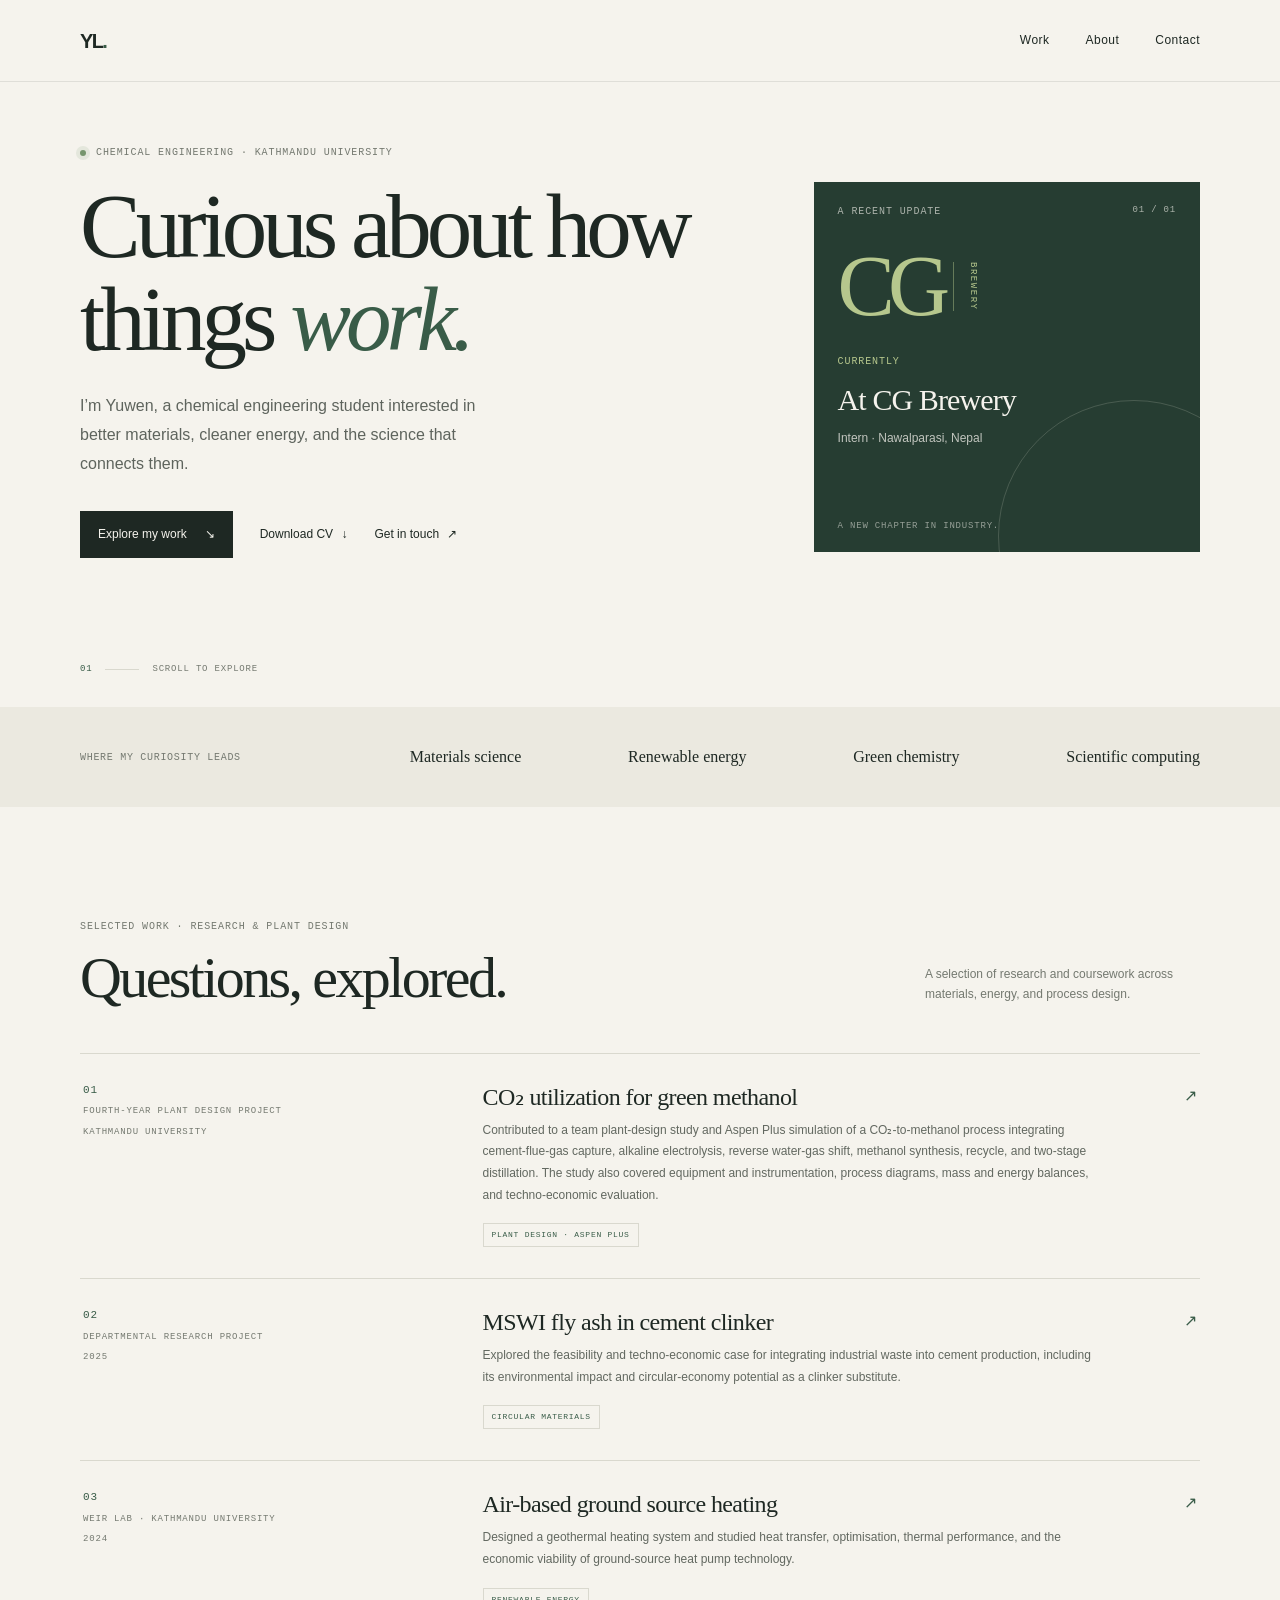
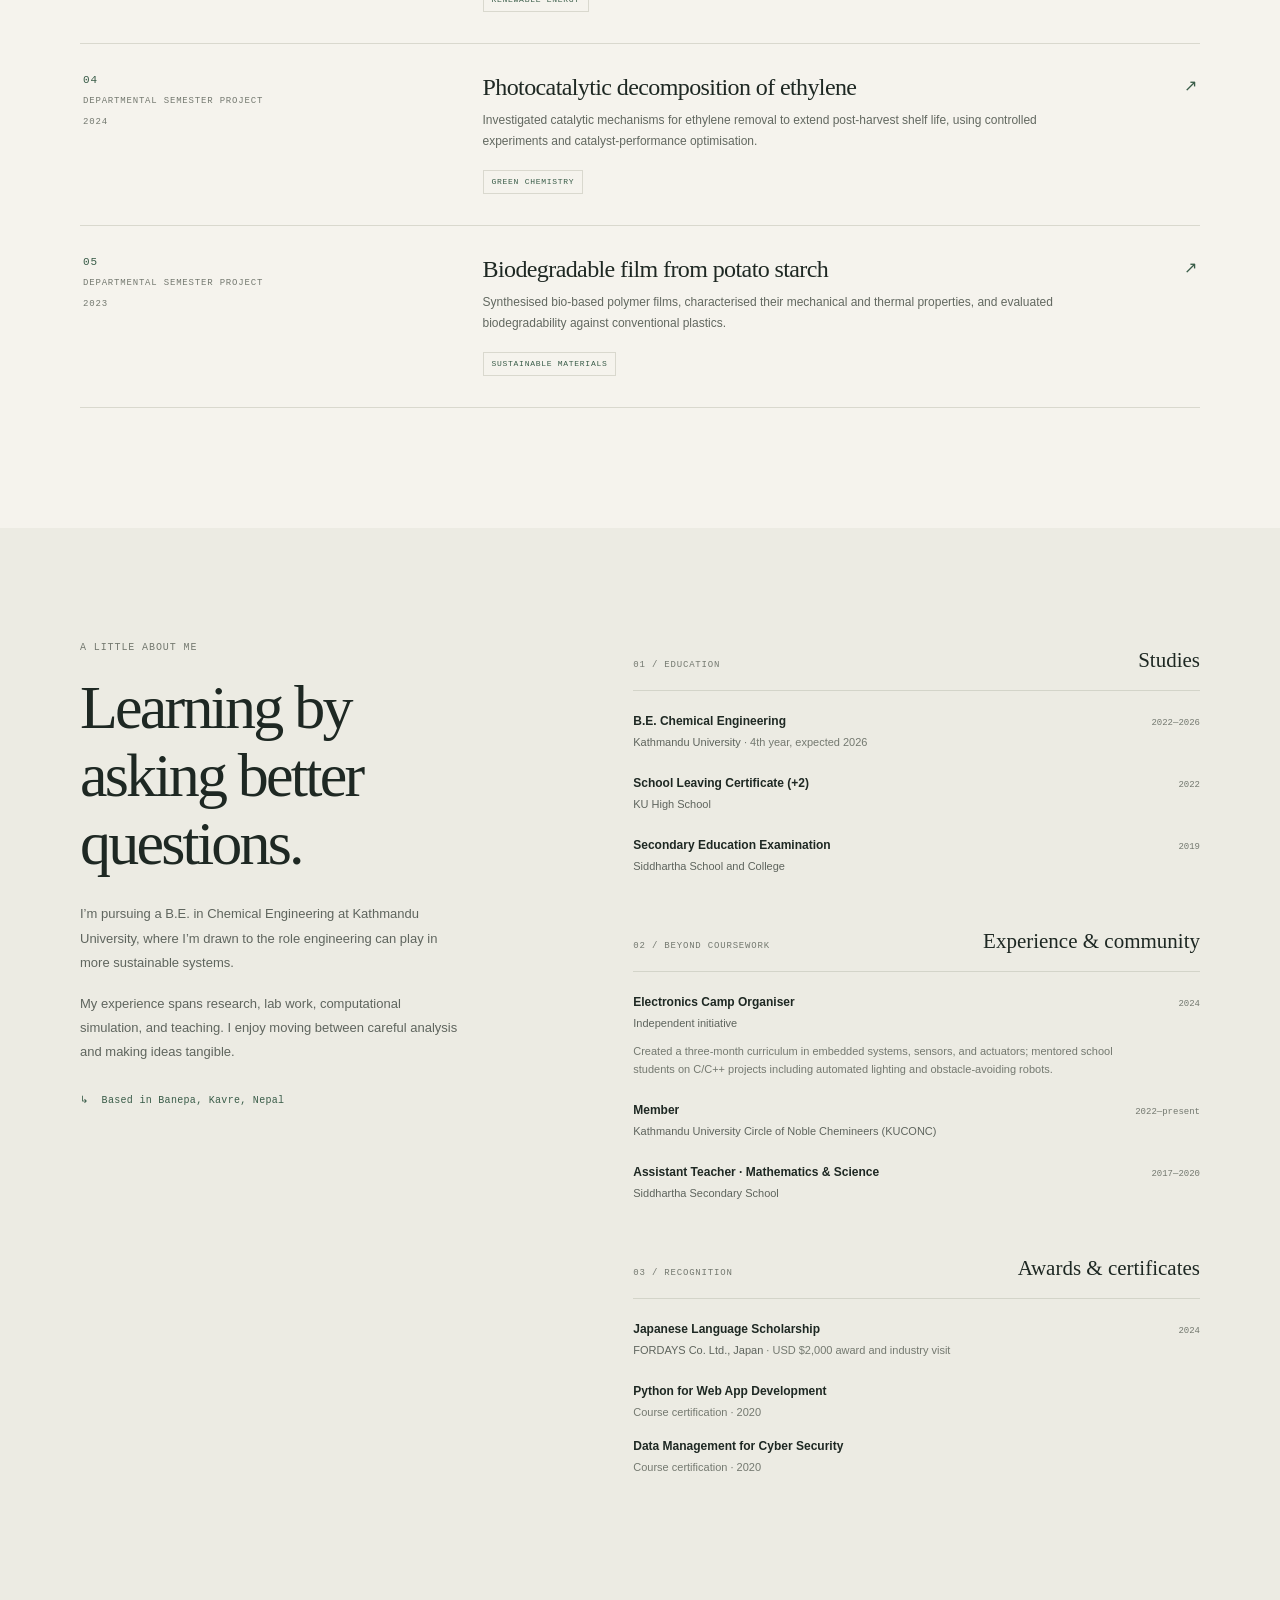
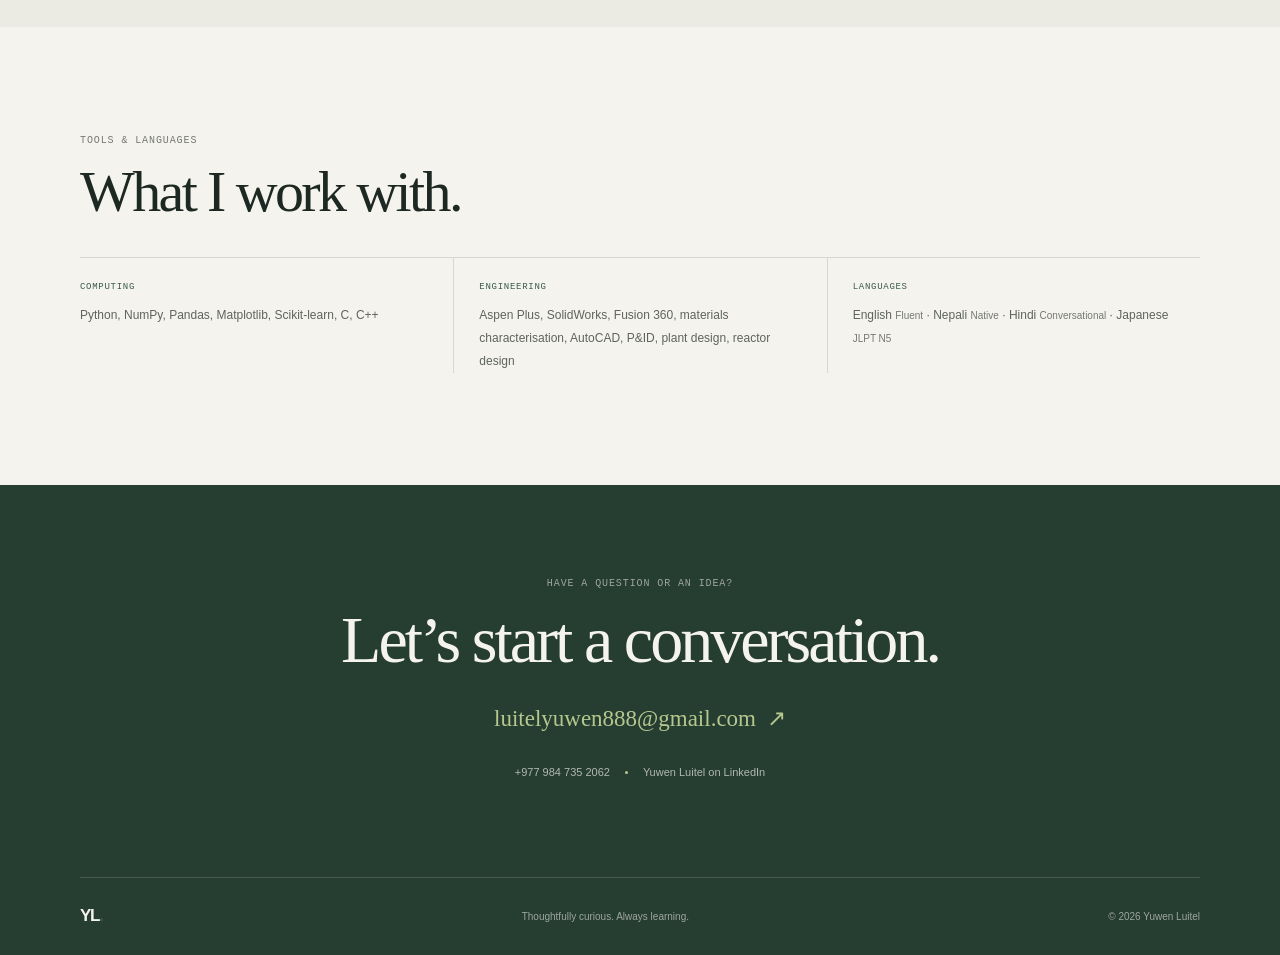
<file: index.html>
<!doctype html>
<html lang="en">
  <head>
    <meta charset="utf-8">
    <meta name="viewport" content="width=device-width, initial-scale=1">
    <meta name="theme-color" content="#f5f3ed">
    <meta
      name="description"
      content="Yuwen Luitel is a chemical engineering student at Kathmandu University, exploring materials science, renewable energy, and sustainable engineering."
    >
    <title>Yuwen Luitel — Chemical Engineering</title>
    <link rel="icon" href="favicon.svg" type="image/svg+xml">
    <link rel="stylesheet" href="styles.css">
    <script src="script.js" defer></script>
  </head>
  <body>
    <a class="skip-link" href="#main">Skip to content</a>

    <header class="site-header">
      <div class="container header-inner">
        <a class="wordmark" href="#home" aria-label="Yuwen Luitel, home">YL<span>.</span></a>
        <button class="menu-toggle" type="button" aria-expanded="false" aria-controls="site-nav">
          <span class="menu-toggle-label">Menu</span>
          <span class="menu-icon" aria-hidden="true"><span></span><span></span></span>
        </button>
        <nav class="site-nav" id="site-nav" aria-label="Main navigation">
          <a href="#work">Work</a>
          <a href="#about">About</a>
          <a href="#contact">Contact</a>
        </nav>
      </div>
    </header>

    <main id="main">
      <section class="hero container" id="home" aria-labelledby="hero-title">
        <div class="hero-copy reveal">
          <p class="eyebrow"><span class="status-dot"></span> Chemical engineering · Kathmandu University</p>
          <h1 id="hero-title">Curious about how things <em>work.</em></h1>
          <p class="hero-intro">
            I’m Yuwen, a chemical engineering student interested in better materials,
            cleaner energy, and the science that connects them.
          </p>
          <div class="hero-actions">
            <a class="button button-dark" href="#work">Explore my work <span aria-hidden="true">↘</span></a>
            <a class="text-link" href="yuwen-luitel-cv.pdf" download>Download CV <span aria-hidden="true">↓</span></a>
            <a class="text-link" href="mailto:luitelyuwen888@gmail.com">Get in touch <span aria-hidden="true">↗</span></a>
          </div>
        </div>
        <aside class="hero-note reveal" aria-label="Current update">
          <div class="note-topline">
            <span class="note-label">A recent update</span>
            <span class="note-index">01 / 01</span>
          </div>
          <div class="note-mark" aria-hidden="true">
            <span>CG</span>
            <span class="note-mark-line"></span>
            <span class="note-mark-small">BREWERY</span>
          </div>
          <p class="note-kicker">Currently</p>
          <h2>At CG Brewery</h2>
          <p class="note-description">Intern · Nawalparasi, Nepal</p>
          <p class="note-foot">A new chapter in industry.</p>
        </aside>
        <div class="hero-index" aria-hidden="true"><span>01</span><span class="index-rule"></span><span>Scroll to explore</span></div>
      </section>

      <section class="intro-band" aria-label="Areas of interest">
        <div class="container intro-band-inner">
          <p>Where my curiosity leads</p>
          <ul class="interest-list">
            <li>Materials science</li>
            <li>Renewable energy</li>
            <li>Green chemistry</li>
            <li>Scientific computing</li>
          </ul>
        </div>
      </section>

      <section class="section container" id="work" aria-labelledby="work-title">
        <div class="section-heading reveal">
          <div>
            <p class="eyebrow">Selected work · research &amp; plant design</p>
            <h2 id="work-title">Questions, explored.</h2>
          </div>
          <p class="section-aside">A selection of research and coursework across materials, energy, and process design.</p>
        </div>
        <div class="project-list">
          <article class="project-card reveal">
            <div class="project-meta"><span>01</span><span>Fourth-Year Plant Design Project</span><span>Kathmandu University</span></div>
            <div class="project-content">
              <h3>CO₂ utilization for green methanol</h3>
              <p>Contributed to a team plant-design study and Aspen Plus simulation of a CO₂-to-methanol process integrating cement-flue-gas capture, alkaline electrolysis, reverse water-gas shift, methanol synthesis, recycle, and two-stage distillation. The study also covered equipment and instrumentation, process diagrams, mass and energy balances, and techno-economic evaluation.</p>
              <span class="project-tag">Plant design · Aspen Plus</span>
            </div>
            <span class="project-arrow" aria-hidden="true">↗</span>
          </article>
          <article class="project-card reveal">
            <div class="project-meta"><span>02</span><span>Departmental Research Project</span><span>2025</span></div>
            <div class="project-content">
              <h3>MSWI fly ash in cement clinker</h3>
              <p>Explored the feasibility and techno-economic case for integrating industrial waste into cement production, including its environmental impact and circular-economy potential as a clinker substitute.</p>
              <span class="project-tag">Circular materials</span>
            </div>
            <span class="project-arrow" aria-hidden="true">↗</span>
          </article>
          <article class="project-card reveal">
            <div class="project-meta"><span>03</span><span>WEIR Lab · Kathmandu University</span><span>2024</span></div>
            <div class="project-content">
              <h3>Air-based ground source heating</h3>
              <p>Designed a geothermal heating system and studied heat transfer, optimisation, thermal performance, and the economic viability of ground-source heat pump technology.</p>
              <span class="project-tag">Renewable energy</span>
            </div>
            <span class="project-arrow" aria-hidden="true">↗</span>
          </article>
          <article class="project-card reveal">
            <div class="project-meta"><span>04</span><span>Departmental Semester Project</span><span>2024</span></div>
            <div class="project-content">
              <h3>Photocatalytic decomposition of ethylene</h3>
              <p>Investigated catalytic mechanisms for ethylene removal to extend post-harvest shelf life, using controlled experiments and catalyst-performance optimisation.</p>
              <span class="project-tag">Green chemistry</span>
            </div>
            <span class="project-arrow" aria-hidden="true">↗</span>
          </article>
          <article class="project-card reveal">
            <div class="project-meta"><span>05</span><span>Departmental Semester Project</span><span>2023</span></div>
            <div class="project-content">
              <h3>Biodegradable film from potato starch</h3>
              <p>Synthesised bio-based polymer films, characterised their mechanical and thermal properties, and evaluated biodegradability against conventional plastics.</p>
              <span class="project-tag">Sustainable materials</span>
            </div>
            <span class="project-arrow" aria-hidden="true">↗</span>
          </article>
        </div>
      </section>

      <section class="about-section" id="about" aria-labelledby="about-title">
        <div class="container about-grid">
          <div class="about-lead reveal">
            <p class="eyebrow">A little about me</p>
            <h2 id="about-title">Learning by asking better questions.</h2>
            <p>I’m pursuing a B.E. in Chemical Engineering at Kathmandu University, where I’m drawn to the role engineering can play in more sustainable systems.</p>
            <p>My experience spans research, lab work, computational simulation, and teaching. I enjoy moving between careful analysis and making ideas tangible.</p>
            <p class="location-line"><span aria-hidden="true">↳</span> Based in Banepa, Kavre, Nepal</p>
          </div>
          <div class="about-details">
            <section class="detail-block reveal" aria-labelledby="education-title">
              <div class="detail-heading"><p class="eyebrow">01 / Education</p><h3 id="education-title">Studies</h3></div>
              <div class="timeline-item">
                <div class="timeline-top"><h4>B.E. Chemical Engineering</h4><span>2022—2026</span></div>
                <p>Kathmandu University <span class="muted">· 4th year, expected 2026</span></p>
              </div>
              <div class="timeline-item">
                <div class="timeline-top"><h4>School Leaving Certificate (+2)</h4><span>2022</span></div>
                <p>KU High School</p>
              </div>
              <div class="timeline-item">
                <div class="timeline-top"><h4>Secondary Education Examination</h4><span>2019</span></div>
                <p>Siddhartha School and College</p>
              </div>
            </section>

            <section class="detail-block reveal" aria-labelledby="experience-title">
              <div class="detail-heading"><p class="eyebrow">02 / Beyond coursework</p><h3 id="experience-title">Experience &amp; community</h3></div>
              <div class="timeline-item">
                <div class="timeline-top"><h4>Electronics Camp Organiser</h4><span>2024</span></div>
                <p>Independent initiative</p>
                <p class="timeline-description">Created a three-month curriculum in embedded systems, sensors, and actuators; mentored school students on C/C++ projects including automated lighting and obstacle-avoiding robots.</p>
              </div>
              <div class="timeline-item">
                <div class="timeline-top"><h4>Member</h4><span>2022—present</span></div>
                <p>Kathmandu University Circle of Noble Chemineers (KUCONC)</p>
              </div>
              <div class="timeline-item">
                <div class="timeline-top"><h4>Assistant Teacher · Mathematics &amp; Science</h4><span>2017—2020</span></div>
                <p>Siddhartha Secondary School</p>
              </div>
            </section>

            <section class="detail-block awards-block reveal" aria-labelledby="recognition-title">
              <div class="detail-heading"><p class="eyebrow">03 / Recognition</p><h3 id="recognition-title">Awards &amp; certificates</h3></div>
              <div class="timeline-item">
                <div class="timeline-top"><h4>Japanese Language Scholarship</h4><span>2024</span></div>
                <p>FORDAYS Co. Ltd., Japan <span class="muted">· USD $2,000 award and industry visit</span></p>
              </div>
              <div class="timeline-item compact-item">
                <h4>Python for Web App Development</h4>
                <p>Course certification · 2020</p>
              </div>
              <div class="timeline-item compact-item">
                <h4>Data Management for Cyber Security</h4>
                <p>Course certification · 2020</p>
              </div>
            </section>
          </div>
        </div>
      </section>

      <section class="section container skills-section" aria-labelledby="skills-title">
        <div class="section-heading reveal">
          <div><p class="eyebrow">Tools &amp; languages</p><h2 id="skills-title">What I work with.</h2></div>
        </div>
        <div class="skills-grid">
          <div class="skill-group reveal">
            <h3>Computing</h3>
            <p>Python, NumPy, Pandas, Matplotlib, Scikit-learn, C, C++</p>
          </div>
          <div class="skill-group reveal">
            <h3>Engineering</h3>
            <p>Aspen Plus, SolidWorks, Fusion 360, materials characterisation, AutoCAD, P&amp;ID, plant design, reactor design</p>
          </div>
          <div class="skill-group reveal">
            <h3>Languages</h3>
            <p>English <span>Fluent</span> · Nepali <span>Native</span> · Hindi <span>Conversational</span> · Japanese <span>JLPT N5</span></p>
          </div>
        </div>
      </section>

      <section class="contact-section" id="contact" aria-labelledby="contact-title">
        <div class="container contact-inner reveal">
          <p class="eyebrow">Have a question or an idea?</p>
          <h2 id="contact-title">Let’s start a conversation.</h2>
          <a class="contact-email" href="mailto:luitelyuwen888@gmail.com">luitelyuwen888@gmail.com <span aria-hidden="true">↗</span></a>
          <div class="contact-meta">
            <a href="tel:+9779847352062">+977 984 735 2062</a>
            <span class="contact-separator" aria-hidden="true"></span>
            <span>Yuwen Luitel on LinkedIn</span>
          </div>
        </div>
      </section>
    </main>

    <footer class="site-footer">
      <div class="container footer-inner">
        <a class="wordmark footer-wordmark" href="#home" aria-label="Back to top">YL<span>.</span></a>
        <p>Thoughtfully curious. Always learning.</p>
        <p>© <span id="year">2026</span> Yuwen Luitel</p>
      </div>
    </footer>
  </body>
</html>
</file>
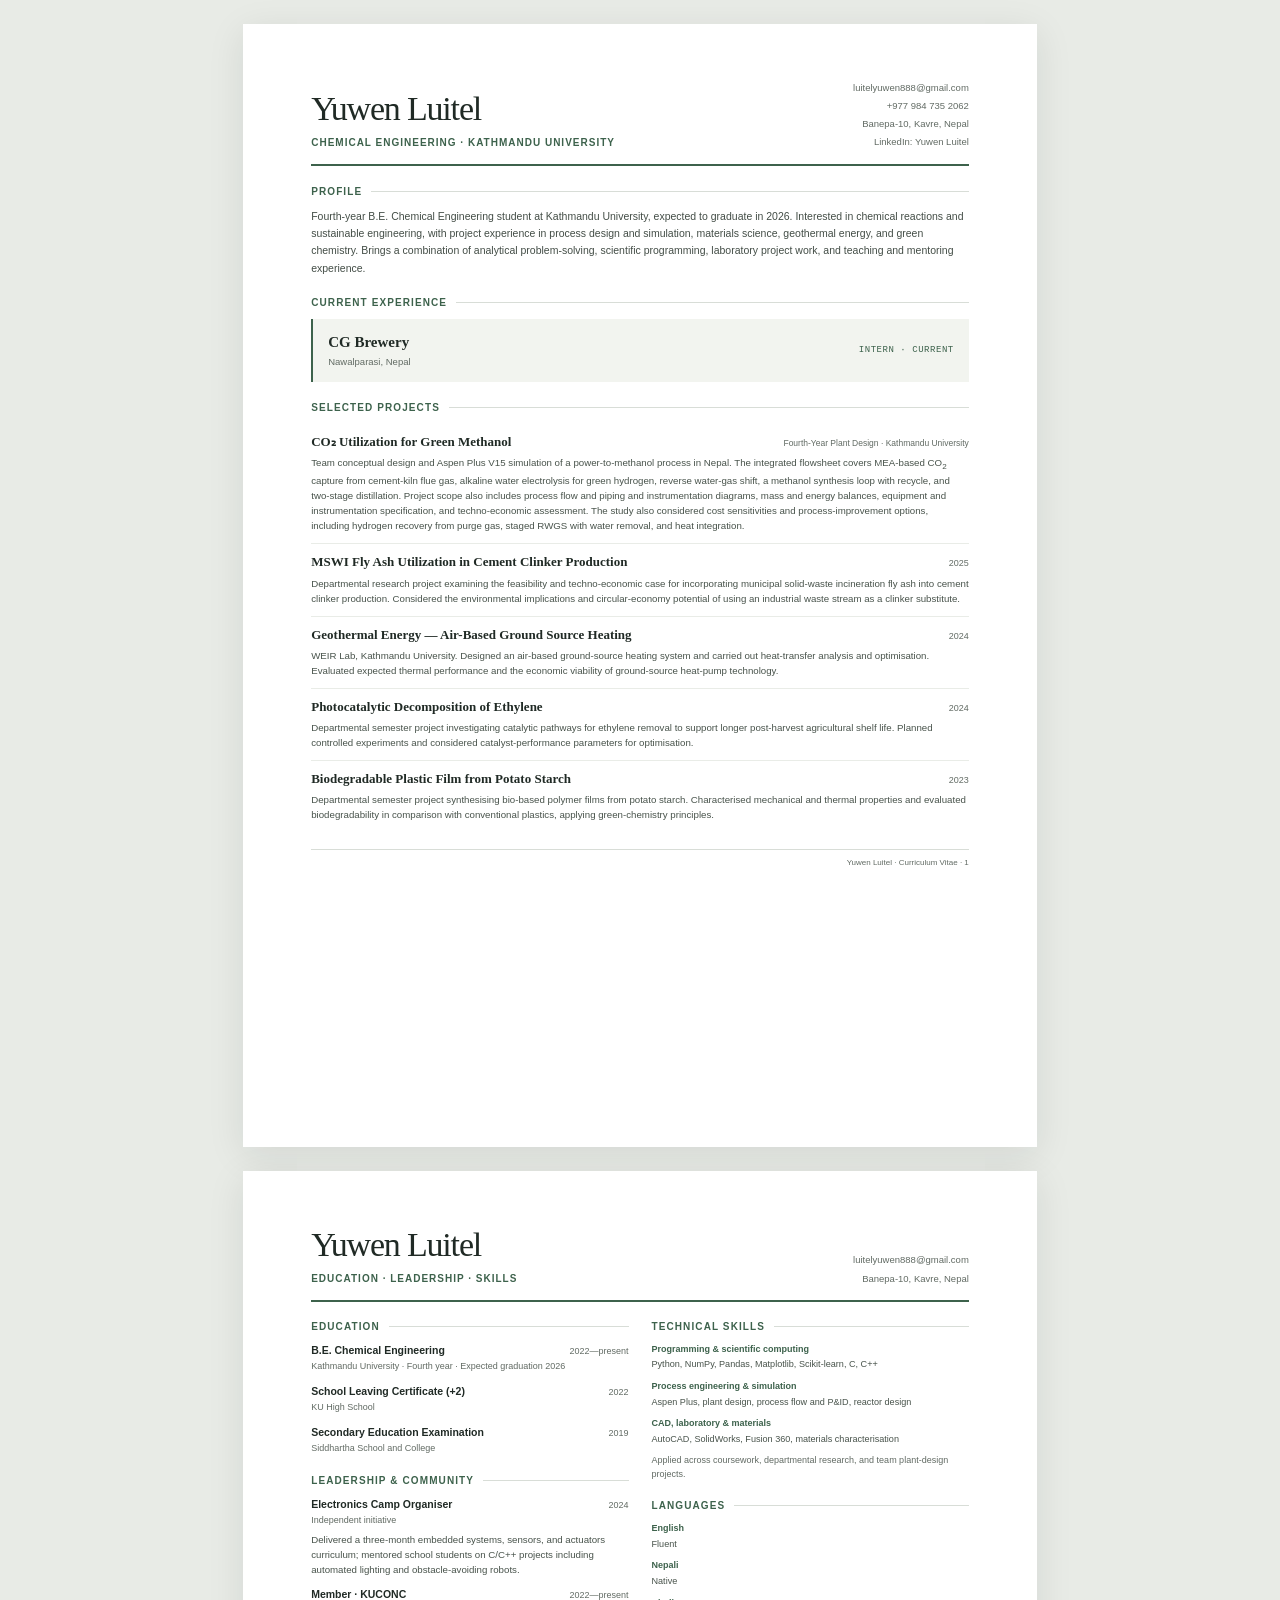
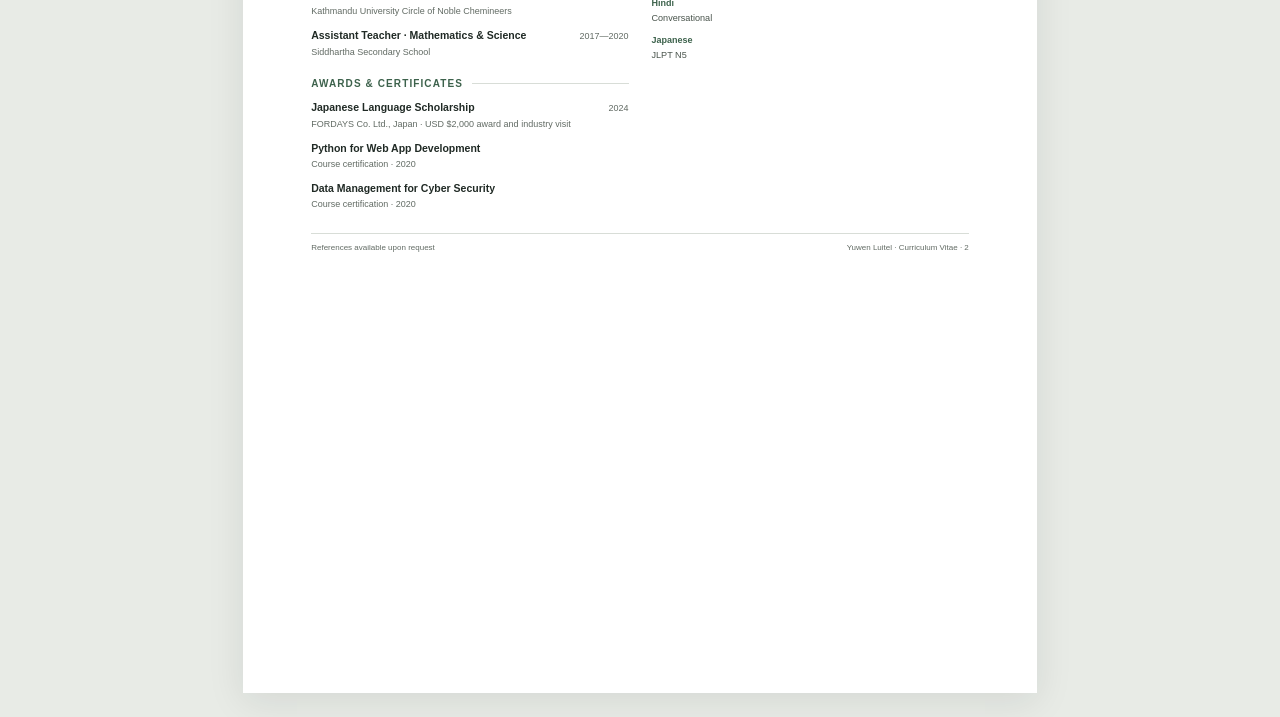
<file: cv.html>
<!doctype html>
<html lang="en">
  <head>
    <meta charset="utf-8">
    <meta name="viewport" content="width=device-width, initial-scale=1">
    <meta name="description" content="Curriculum vitae of Yuwen Luitel, chemical engineering student at Kathmandu University.">
    <title>Yuwen Luitel — Curriculum Vitae</title>
    <style>
      :root {
        color-scheme: light;
        --ink: #202a25;
        --muted: #626b64;
        --green: #3d624c;
        --line: #d8ddd7;
        --soft: #f2f4ef;
        --serif: "Iowan Old Style", "Palatino Linotype", Georgia, serif;
        --sans: -apple-system, BlinkMacSystemFont, "Segoe UI", Arial, sans-serif;
      }
      * { box-sizing: border-box; }
      body { margin: 0; background: #e8ebe6; color: var(--ink); font: 13px/1.5 var(--sans); }
      .page { width: 210mm; min-height: 297mm; margin: 24px auto; padding: 15mm 18mm 14mm; background: #fff; box-shadow: 0 8px 35px #18221c18; }
      header { display: flex; align-items: end; justify-content: space-between; gap: 24px; padding-bottom: 14px; border-bottom: 2px solid var(--green); }
      h1 { margin: 0; font: 500 34px/1.08 var(--serif); letter-spacing: -.035em; }
      .discipline { margin: 7px 0 0; color: var(--green); font-size: 10px; font-weight: 600; letter-spacing: .1em; text-transform: uppercase; }
      .contact { display: grid; gap: 4px; color: var(--muted); font-size: 9.5px; text-align: right; }
      a { color: inherit; text-decoration: none; }
      h2 { display: flex; align-items: center; gap: 9px; margin: 18px 0 9px; color: var(--green); font-size: 10px; font-weight: 700; letter-spacing: .11em; text-transform: uppercase; }
      h2::after { height: 1px; flex: 1; background: var(--line); content: ""; }
      .profile { margin: 0; color: #434d46; font-size: 10.5px; line-height: 1.65; }
      .role, .entry { margin-top: 9px; }
      .entry-head { display: flex; align-items: baseline; justify-content: space-between; gap: 12px; }
      h3 { margin: 0; font-size: 10.5px; font-weight: 650; line-height: 1.4; }
      .when { flex: 0 0 auto; color: var(--muted); font-size: 9px; }
      .where { margin: 1px 0 0; color: var(--muted); font-size: 9px; }
      .description { margin: 4px 0 0; color: #48534b; font-size: 9.7px; line-height: 1.55; }
      .project { padding: 9px 0 10px; border-bottom: 1px solid #e9ece7; }
      .project:last-child { border-bottom: 0; }
      .project h3 { font-family: var(--serif); font-size: 13px; font-weight: 600; }
      .project .entry-head { margin-bottom: 3px; }
      .tag { color: var(--green); font-size: 8px; font-weight: 500; }
      .columns { display: grid; grid-template-columns: 1fr 1fr; gap: 23px; }
      .columns h2 { margin-top: 17px; }
      .education-item, .activity-item, .award-item { margin: 8px 0 10px; }
      .detail { margin: 2px 0 0; color: var(--muted); font-size: 9px; }
      .skill { margin: 8px 0; }
      .skill strong { display: block; margin-bottom: 2px; color: var(--green); font-size: 9px; font-weight: 650; }
      .skill p { margin: 0; color: #48534b; font-size: 9.1px; line-height: 1.5; }
      .page-number { margin-top: 17px; padding-top: 7px; border-top: 1px solid var(--line); color: var(--muted); font-size: 8px; text-align: right; }
      .current-role { display: flex; justify-content: space-between; gap: 20px; padding: 12px 15px; border-left: 2px solid var(--green); background: var(--soft); }
      .current-role strong { font-family: var(--serif); font-size: 15px; font-weight: 600; }
      .current-role p { margin: 2px 0 0; color: var(--muted); font-size: 9.5px; }
      .role-label { align-self: center; color: var(--green); font-family: ui-monospace, monospace; font-size: 9px; letter-spacing: .06em; text-transform: uppercase; }
      .project-meta { color: var(--muted); font-size: 8.5px; }
      .page-two { min-height: 297mm; }
      .cv-footer { display: flex; justify-content: space-between; margin-top: 12px; padding-top: 8px; border-top: 1px solid var(--line); color: var(--muted); font-size: 8px; }
      @media screen and (max-width: 760px) {
        .page { width: auto; min-height: 0; margin: 0; padding: 28px 22px; box-shadow: none; }
        header { align-items: flex-start; flex-direction: column; }
        .contact { text-align: left; }
        .columns { grid-template-columns: 1fr; gap: 0; }
      }
      @page { size: A4; margin: 0; }
      @media print {
        body { background: white; font-size: 12px; print-color-adjust: exact; -webkit-print-color-adjust: exact; }
        .page { width: 210mm; height: 297mm; min-height: 297mm; margin: 0; padding: 15mm 18mm 12mm; box-shadow: none; page-break-after: always; break-after: page; }
        .page:last-child { page-break-after: auto; break-after: auto; }
        h2, .entry, .project, .education-item, .activity-item, .award-item { break-inside: avoid; page-break-inside: avoid; }
        a { color: inherit; }
      }
    </style>
  </head>
  <body>
    <article class="page">
      <header>
        <div>
          <h1>Yuwen Luitel</h1>
          <p class="discipline">Chemical Engineering · Kathmandu University</p>
        </div>
        <div class="contact">
          <a href="mailto:luitelyuwen888@gmail.com">luitelyuwen888@gmail.com</a>
          <a href="tel:+9779847352062">+977 984 735 2062</a>
          <span>Banepa-10, Kavre, Nepal</span>
          <span>LinkedIn: Yuwen Luitel</span>
        </div>
      </header>

      <section>
        <h2>Profile</h2>
        <p class="profile">Fourth-year B.E. Chemical Engineering student at Kathmandu University, expected to graduate in 2026. Interested in chemical reactions and sustainable engineering, with project experience in process design and simulation, materials science, geothermal energy, and green chemistry. Brings a combination of analytical problem-solving, scientific programming, laboratory project work, and teaching and mentoring experience.</p>
      </section>

      <section>
        <h2>Current experience</h2>
        <div class="current-role">
          <div><strong>CG Brewery</strong><p>Nawalparasi, Nepal</p></div>
          <span class="role-label">Intern · Current</span>
        </div>
      </section>

      <section>
        <h2>Selected projects</h2>
        <div class="project">
          <div class="entry-head"><h3>CO₂ Utilization for Green Methanol</h3><span class="project-meta">Fourth-Year Plant Design · Kathmandu University</span></div>
          <p class="description">Team conceptual design and Aspen Plus V15 simulation of a power-to-methanol process in Nepal. The integrated flowsheet covers MEA-based CO<sub>2</sub> capture from cement-kiln flue gas, alkaline water electrolysis for green hydrogen, reverse water-gas shift, a methanol synthesis loop with recycle, and two-stage distillation. Project scope also includes process flow and piping and instrumentation diagrams, mass and energy balances, equipment and instrumentation specification, and techno-economic assessment. The study also considered cost sensitivities and process-improvement options, including hydrogen recovery from purge gas, staged RWGS with water removal, and heat integration.</p>
        </div>
        <div class="project">
          <div class="entry-head"><h3>MSWI Fly Ash Utilization in Cement Clinker Production</h3><span class="when">2025</span></div>
          <p class="description">Departmental research project examining the feasibility and techno-economic case for incorporating municipal solid-waste incineration fly ash into cement clinker production. Considered the environmental implications and circular-economy potential of using an industrial waste stream as a clinker substitute.</p>
        </div>
        <div class="project">
          <div class="entry-head"><h3>Geothermal Energy — Air-Based Ground Source Heating</h3><span class="when">2024</span></div>
          <p class="description">WEIR Lab, Kathmandu University. Designed an air-based ground-source heating system and carried out heat-transfer analysis and optimisation. Evaluated expected thermal performance and the economic viability of ground-source heat-pump technology.</p>
        </div>
        <div class="project">
          <div class="entry-head"><h3>Photocatalytic Decomposition of Ethylene</h3><span class="when">2024</span></div>
          <p class="description">Departmental semester project investigating catalytic pathways for ethylene removal to support longer post-harvest agricultural shelf life. Planned controlled experiments and considered catalyst-performance parameters for optimisation.</p>
        </div>
        <div class="project">
          <div class="entry-head"><h3>Biodegradable Plastic Film from Potato Starch</h3><span class="when">2023</span></div>
          <p class="description">Departmental semester project synthesising bio-based polymer films from potato starch. Characterised mechanical and thermal properties and evaluated biodegradability in comparison with conventional plastics, applying green-chemistry principles.</p>
        </div>
      </section>
      <p class="page-number">Yuwen Luitel · Curriculum Vitae · 1</p>
    </article>

    <article class="page page-two">
      <header>
        <div>
          <h1>Yuwen Luitel</h1>
          <p class="discipline">Education · Leadership · Skills</p>
        </div>
        <div class="contact">
          <a href="mailto:luitelyuwen888@gmail.com">luitelyuwen888@gmail.com</a>
          <span>Banepa-10, Kavre, Nepal</span>
        </div>
      </header>

      <div class="columns">
        <div>
          <section>
            <h2>Education</h2>
            <div class="education-item">
              <div class="entry-head"><h3>B.E. Chemical Engineering</h3><span class="when">2022—present</span></div>
              <p class="detail">Kathmandu University · Fourth year · Expected graduation 2026</p>
            </div>
            <div class="education-item">
              <div class="entry-head"><h3>School Leaving Certificate (+2)</h3><span class="when">2022</span></div>
              <p class="detail">KU High School</p>
            </div>
            <div class="education-item">
              <div class="entry-head"><h3>Secondary Education Examination</h3><span class="when">2019</span></div>
              <p class="detail">Siddhartha School and College</p>
            </div>
          </section>

          <section>
            <h2>Leadership &amp; community</h2>
            <div class="activity-item">
              <div class="entry-head"><h3>Electronics Camp Organiser</h3><span class="when">2024</span></div>
              <p class="detail">Independent initiative</p>
              <p class="description">Delivered a three-month embedded systems, sensors, and actuators curriculum; mentored school students on C/C++ projects including automated lighting and obstacle-avoiding robots.</p>
            </div>
            <div class="activity-item">
              <div class="entry-head"><h3>Member · KUCONC</h3><span class="when">2022—present</span></div>
              <p class="detail">Kathmandu University Circle of Noble Chemineers</p>
            </div>
            <div class="activity-item">
              <div class="entry-head"><h3>Assistant Teacher · Mathematics &amp; Science</h3><span class="when">2017—2020</span></div>
              <p class="detail">Siddhartha Secondary School</p>
            </div>
          </section>

          <section>
            <h2>Awards &amp; certificates</h2>
            <div class="award-item">
              <div class="entry-head"><h3>Japanese Language Scholarship</h3><span class="when">2024</span></div>
              <p class="detail">FORDAYS Co. Ltd., Japan · USD $2,000 award and industry visit</p>
            </div>
            <div class="award-item">
              <h3>Python for Web App Development</h3>
              <p class="detail">Course certification · 2020</p>
            </div>
            <div class="award-item">
              <h3>Data Management for Cyber Security</h3>
              <p class="detail">Course certification · 2020</p>
            </div>
          </section>
        </div>

        <div>
          <section>
            <h2>Technical skills</h2>
            <div class="skill">
              <strong>Programming &amp; scientific computing</strong>
              <p>Python, NumPy, Pandas, Matplotlib, Scikit-learn, C, C++</p>
            </div>
            <div class="skill">
              <strong>Process engineering &amp; simulation</strong>
              <p>Aspen Plus, plant design, process flow and P&amp;ID, reactor design</p>
            </div>
            <div class="skill">
              <strong>CAD, laboratory &amp; materials</strong>
              <p>AutoCAD, SolidWorks, Fusion 360, materials characterisation</p>
            </div>
            <p class="detail">Applied across coursework, departmental research, and team plant-design projects.</p>
          </section>
          <section>
            <h2>Languages</h2>
            <div class="skill"><p><strong>English</strong> Fluent</p></div>
            <div class="skill"><p><strong>Nepali</strong> Native</p></div>
            <div class="skill"><p><strong>Hindi</strong> Conversational</p></div>
            <div class="skill"><p><strong>Japanese</strong> JLPT N5</p></div>
          </section>
        </div>
      </div>
      <p class="cv-footer"><span>References available upon request</span><span>Yuwen Luitel · Curriculum Vitae · 2</span></p>
    </article>
  </body>
</html>
</file>
<file: styles.css>
:root {
  color-scheme: light;
  --paper: #f5f3ed;
  --paper-deep: #ebe9e0;
  --ink: #1e2823;
  --muted: #747970;
  --line: #d9d8ce;
  --green: #395c48;
  --green-dark: #263d32;
  --accent: #b6c78d;
  --serif: "Iowan Old Style", "Palatino Linotype", "Book Antiqua", Georgia, serif;
  --sans: ui-sans-serif, -apple-system, BlinkMacSystemFont, "Segoe UI", sans-serif;
  --mono: ui-monospace, SFMono-Regular, Menlo, monospace;
  --page-width: 1120px;
}

* { box-sizing: border-box; }
html { scroll-behavior: smooth; scroll-padding-top: 88px; }
body {
  margin: 0;
  background: var(--paper);
  color: var(--ink);
  font-family: var(--sans);
  font-size: 15px;
  line-height: 1.7;
  -webkit-font-smoothing: antialiased;
}
a { color: inherit; }
a:focus-visible, button:focus-visible {
  outline: 2px solid var(--green);
  outline-offset: 5px;
  border-radius: 2px;
}
.container { width: min(var(--page-width), calc(100% - 96px)); margin-inline: auto; }
.skip-link {
  position: absolute;
  z-index: 20;
  top: 10px;
  left: 10px;
  padding: 9px 14px;
  transform: translateY(-150%);
  background: var(--ink);
  color: white;
}
.skip-link:focus { transform: translateY(0); }

.site-header { height: 82px; border-bottom: 1px solid rgba(30, 40, 35, .1); }
.header-inner, .site-nav, .footer-inner { display: flex; align-items: center; }
.header-inner { height: 100%; justify-content: space-between; }
.wordmark { color: var(--ink); font-size: 20px; font-weight: 700; letter-spacing: -.08em; text-decoration: none; }
.wordmark span { color: var(--green); }
.site-nav { gap: 36px; }
.site-nav a, .menu-toggle {
  color: var(--ink);
  font-size: 12px;
  font-weight: 500;
  letter-spacing: .04em;
  text-decoration: none;
}
.site-nav a { transition: color .2s ease; }
.site-nav a:hover, .text-link:hover { color: var(--green); }
.menu-toggle { display: none; border: 0; background: none; }

.hero {
  position: relative;
  display: grid;
  min-height: 625px;
  grid-template-columns: minmax(0, 1.25fr) minmax(300px, .75fr);
  align-items: center;
  gap: 8%;
  padding-top: 36px;
  padding-bottom: 92px;
}
.hero-copy { max-width: 660px; padding-bottom: 30px; }
.eyebrow, .note-label, .note-index, .note-kicker, .note-foot, .hero-index, .project-meta, .project-tag {
  font-family: var(--mono);
  font-size: 10px;
  letter-spacing: .09em;
  line-height: 1.5;
  text-transform: uppercase;
}
.eyebrow { margin: 0 0 21px; color: var(--muted); }
.hero .eyebrow { display: flex; align-items: center; gap: 10px; }
.status-dot { width: 6px; height: 6px; border-radius: 50%; background: #77966e; box-shadow: 0 0 0 4px rgba(119, 150, 110, .13); }
h1, h2, h3, h4, p { margin-top: 0; }
h1, h2 { font-weight: 500; }
.hero h1 {
  max-width: 660px;
  margin-bottom: 25px;
  font-family: var(--serif);
  font-size: clamp(56px, 7.3vw, 91px);
  letter-spacing: -.055em;
  line-height: 1.02;
}
.hero h1 em { color: var(--green); font-weight: 500; }
.hero-intro { max-width: 435px; margin-bottom: 32px; color: #5e645d; font-size: 16px; line-height: 1.8; }
.hero-actions { display: flex; align-items: center; gap: 27px; }
.button {
  display: inline-flex;
  min-height: 47px;
  align-items: center;
  justify-content: center;
  gap: 18px;
  padding: 0 18px;
  font-size: 12px;
  font-weight: 500;
  text-decoration: none;
  transition: background .2s ease, transform .2s ease;
}
.button:hover { transform: translateY(-2px); }
.button-dark { background: var(--ink); color: var(--paper); }
.button-dark:hover { background: var(--green-dark); }
.text-link { font-size: 12px; text-decoration: none; transition: color .2s ease; }
.text-link span { padding-left: 5px; }
.hero-note {
  position: relative;
  min-height: 370px;
  padding: 22px 24px 20px;
  overflow: hidden;
  background: var(--green-dark);
  color: #f5f3ed;
}
.hero-note::after {
  position: absolute;
  right: -70px;
  bottom: -120px;
  width: 270px;
  height: 270px;
  border: 1px solid rgba(231, 231, 215, .18);
  border-radius: 50%;
  content: "";
}
.note-topline { display: flex; justify-content: space-between; color: rgba(245, 243, 237, .65); }
.note-index { font-size: 9px; }
.note-mark { display: flex; height: 135px; align-items: center; gap: 10px; color: var(--accent); }
.note-mark > span:first-child { font-family: var(--serif); font-size: 86px; letter-spacing: -.08em; line-height: 1; }
.note-mark-line { width: 1px; height: 49px; background: rgba(182, 199, 141, .45); }
.note-mark-small { align-self: center; font-family: var(--mono); font-size: 9px; letter-spacing: .17em; writing-mode: vertical-rl; }
.note-kicker { margin-bottom: 5px; color: var(--accent); }
.hero-note h2 { margin-bottom: 3px; font-family: var(--serif); font-size: 30px; letter-spacing: -.03em; }
.note-description { margin-bottom: 0; color: rgba(245, 243, 237, .75); font-size: 12px; }
.note-foot { position: absolute; bottom: 18px; left: 24px; margin: 0; color: rgba(245, 243, 237, .54); font-size: 9px; }
.hero-index { position: absolute; bottom: 31px; left: 0; display: flex; align-items: center; gap: 13px; color: var(--muted); font-size: 9px; }
.hero-index > span:first-child { color: var(--green); }
.index-rule { width: 34px; height: 1px; background: var(--line); }

.intro-band { background: var(--paper-deep); }
.intro-band-inner { display: grid; min-height: 100px; grid-template-columns: .55fr 1.45fr; align-items: center; gap: 30px; }
.intro-band p { margin: 0; color: var(--muted); font-family: var(--mono); font-size: 10px; letter-spacing: .07em; text-transform: uppercase; }
.interest-list { display: flex; flex-wrap: wrap; justify-content: space-between; gap: 12px 24px; margin: 0; padding: 0; list-style: none; }
.interest-list li { font-family: var(--serif); font-size: 16px; }

.section { padding-top: 112px; padding-bottom: 120px; }
.section-heading { display: flex; align-items: end; justify-content: space-between; gap: 36px; margin-bottom: 43px; }
.section-heading .eyebrow { margin-bottom: 12px; }
.section-heading h2, .about-lead h2, .contact-inner h2 {
  margin-bottom: 0;
  font-family: var(--serif);
  font-size: clamp(39px, 5vw, 58px);
  letter-spacing: -.045em;
  line-height: 1.1;
}
.section-aside { max-width: 275px; margin-bottom: 5px; color: var(--muted); font-size: 12px; }
.project-list { border-top: 1px solid var(--line); }
.project-card {
  position: relative;
  display: grid;
  grid-template-columns: .72fr 1.28fr 26px;
  gap: 28px;
  padding: 28px 3px 31px;
  border-bottom: 1px solid var(--line);
  transition: padding .25s ease, background .25s ease;
}
.project-card:hover { padding-right: 12px; padding-left: 12px; background: rgba(235, 233, 224, .55); }
.project-meta { display: flex; flex-direction: column; gap: 7px; color: var(--muted); font-size: 9px; }
.project-meta span:first-child { color: var(--green); font-size: 11px; }
.project-content h3 { margin-bottom: 8px; font-family: var(--serif); font-size: 24px; font-weight: 500; letter-spacing: -.025em; line-height: 1.25; }
.project-content p { max-width: 620px; margin-bottom: 13px; color: #626860; font-size: 12px; line-height: 1.8; }
.project-tag { display: inline-block; padding: 5px 8px; border: 1px solid var(--line); color: var(--green); font-size: 8px; }
.project-arrow { justify-self: end; color: var(--green); font-size: 16px; }

.about-section { padding: 112px 0 105px; background: #ecebe3; }
.about-grid { display: grid; grid-template-columns: .85fr 1.15fr; gap: 12%; }
.about-lead { align-self: start; position: sticky; top: 45px; }
.about-lead .eyebrow { margin-bottom: 18px; }
.about-lead h2 { max-width: 410px; margin-bottom: 25px; font-size: clamp(42px, 5.2vw, 62px); }
.about-lead > p:not(.eyebrow):not(.location-line) { max-width: 385px; margin-bottom: 17px; color: #5f655e; font-size: 13px; line-height: 1.85; }
.location-line { margin-top: 28px; color: var(--green); font-family: var(--mono); font-size: 10px; letter-spacing: .03em; }
.location-line span { margin-right: 7px; }
.detail-block { padding-top: 3px; margin-bottom: 45px; }
.detail-heading { display: flex; align-items: baseline; justify-content: space-between; gap: 20px; margin-bottom: 20px; padding-bottom: 11px; border-bottom: 1px solid #d3d4c9; }
.detail-heading .eyebrow { margin: 0; font-size: 9px; }
.detail-heading h3 { margin: 0; font-family: var(--serif); font-size: 21px; font-weight: 500; }
.timeline-item { margin-bottom: 21px; }
.timeline-top { display: flex; align-items: baseline; justify-content: space-between; gap: 16px; }
.timeline-top h4, .compact-item h4 { margin-bottom: 2px; font-size: 12px; font-weight: 600; }
.timeline-top > span { flex: 0 0 auto; color: var(--muted); font-family: var(--mono); font-size: 9px; }
.timeline-item > p { margin-bottom: 0; color: #5e645d; font-size: 11px; line-height: 1.7; }
.timeline-item .timeline-description { max-width: 490px; margin-top: 9px; color: var(--muted); }
.muted { color: var(--muted); }
.compact-item { margin-bottom: 14px; }
.compact-item p { color: var(--muted); }

.skills-section { padding-top: 106px; padding-bottom: 112px; }
.skills-section .section-heading { margin-bottom: 33px; }
.skills-grid { display: grid; grid-template-columns: repeat(3, 1fr); border-top: 1px solid var(--line); }
.skill-group { padding: 22px 25px 0 0; }
.skill-group + .skill-group { padding-left: 25px; border-left: 1px solid var(--line); }
.skill-group h3 { margin-bottom: 9px; color: var(--green); font-family: var(--mono); font-size: 9px; font-weight: 400; letter-spacing: .08em; text-transform: uppercase; }
.skill-group p { margin: 0; color: #5e645d; font-size: 12px; line-height: 1.9; }
.skill-group p span { color: var(--muted); font-size: 10px; }

.contact-section { padding: 91px 0 95px; background: var(--green-dark); color: var(--paper); text-align: center; }
.contact-inner .eyebrow { margin-bottom: 13px; color: rgba(245, 243, 237, .58); }
.contact-inner h2 { margin-bottom: 23px; font-size: clamp(43px, 6vw, 66px); }
.contact-email { display: inline-flex; align-items: center; gap: 11px; color: var(--accent); font-family: var(--serif); font-size: clamp(17px, 3vw, 23px); text-decoration: none; }
.contact-email:hover { text-decoration: underline; text-underline-offset: 5px; }
.contact-meta { display: flex; justify-content: center; align-items: center; gap: 15px; margin-top: 25px; color: rgba(245, 243, 237, .68); font-size: 11px; }
.contact-meta a { text-decoration: none; }
.contact-meta a:hover { color: var(--paper); text-decoration: underline; text-underline-offset: 4px; }
.contact-separator { width: 3px; height: 3px; border-radius: 50%; background: var(--accent); }
.site-footer { background: var(--green-dark); color: rgba(245, 243, 237, .58); }
.footer-inner { min-height: 78px; justify-content: space-between; gap: 20px; border-top: 1px solid rgba(245, 243, 237, .15); }
.footer-inner p { margin: 0; font-size: 10px; }
.footer-wordmark { color: var(--paper); font-size: 17px; }

.reveal { opacity: 1; transform: none; }
.motion-ready .reveal { opacity: 0; transform: translateY(14px); transition: opacity .7s ease, transform .7s cubic-bezier(.2, .65, .25, 1); }
.motion-ready .reveal.is-visible { opacity: 1; transform: translateY(0); }

@media (max-width: 760px) {
  .container { width: min(100% - 48px, var(--page-width)); }
  .site-header { height: 70px; }
  .menu-toggle { display: inline-flex; align-items: center; gap: 10px; padding: 10px 0 10px 10px; }
  .menu-icon { display: grid; gap: 5px; }
  .menu-icon span { display: block; width: 18px; height: 1px; background: var(--ink); transition: transform .2s ease; }
  .menu-toggle[aria-expanded="true"] .menu-icon span:first-child { transform: translateY(3px) rotate(45deg); }
  .menu-toggle[aria-expanded="true"] .menu-icon span:last-child { transform: translateY(-3px) rotate(-45deg); }
  .site-nav {
    position: absolute;
    z-index: 5;
    top: 69px;
    right: 0;
    left: 0;
    display: none;
    align-items: stretch;
    gap: 0;
    padding: 8px 24px 14px;
    border-bottom: 1px solid var(--line);
    background: var(--paper);
  }
  .site-nav.is-open { display: flex; flex-direction: column; }
  .site-nav a { padding: 12px 0; }
  .hero { min-height: 0; grid-template-columns: 1fr; gap: 42px; padding-top: 83px; padding-bottom: 102px; }
  .hero-copy { padding: 0; }
  .hero h1 { max-width: 590px; font-size: clamp(57px, 12vw, 82px); }
  .hero-intro { font-size: 15px; }
  .hero-note { width: min(100%, 430px); min-height: 340px; justify-self: end; }
  .hero-index { bottom: 35px; }
  .intro-band-inner { grid-template-columns: 1fr; gap: 10px; padding-top: 23px; padding-bottom: 23px; }
  .interest-list { justify-content: flex-start; column-gap: 21px; }
  .section { padding-top: 82px; padding-bottom: 88px; }
  .section-heading { align-items: flex-start; flex-direction: column; gap: 13px; margin-bottom: 29px; }
  .section-aside { margin: 0; }
  .project-card { grid-template-columns: 1fr 20px; gap: 14px; padding-block: 23px; }
  .project-meta { grid-column: 1 / -1; flex-direction: row; align-items: center; justify-content: space-between; gap: 9px; font-size: 8px; }
  .project-content h3 { font-size: 21px; }
  .project-arrow { grid-column: 2; grid-row: 2; }
  .about-section { padding: 80px 0 66px; }
  .about-grid { grid-template-columns: 1fr; gap: 58px; }
  .about-lead { position: static; }
  .about-lead h2 { max-width: 530px; }
  .detail-block { margin-bottom: 38px; }
  .skills-section { padding-top: 82px; padding-bottom: 84px; }
  .skills-grid { grid-template-columns: 1fr; }
  .skill-group, .skill-group + .skill-group { padding: 18px 0; border-bottom: 1px solid var(--line); border-left: 0; }
  .contact-section { padding: 76px 0 80px; }
}
@media (max-width: 420px) {
  .container { width: calc(100% - 40px); }
  .hero { padding-top: 66px; }
  .hero h1 { font-size: 56px; }
  .hero-actions { gap: 18px; }
  .button { padding-inline: 13px; }
  .hero-note { min-height: 320px; padding-inline: 19px; }
  .note-foot { left: 19px; }
  .interest-list li { font-size: 14px; }
  .timeline-top { align-items: flex-start; }
  .timeline-top h4 { max-width: 74%; }
  .contact-meta { flex-wrap: wrap; }
  .footer-inner { flex-wrap: wrap; justify-content: space-between; padding-block: 17px; }
  .footer-inner p:nth-child(2) { order: 3; width: 100%; }
}
@media (prefers-reduced-motion: reduce) {
  *, *::before, *::after { scroll-behavior: auto !important; animation-duration: .01ms !important; animation-iteration-count: 1 !important; transition-duration: .01ms !important; }
  .motion-ready .reveal { opacity: 1; transform: none; }
}
</file>
